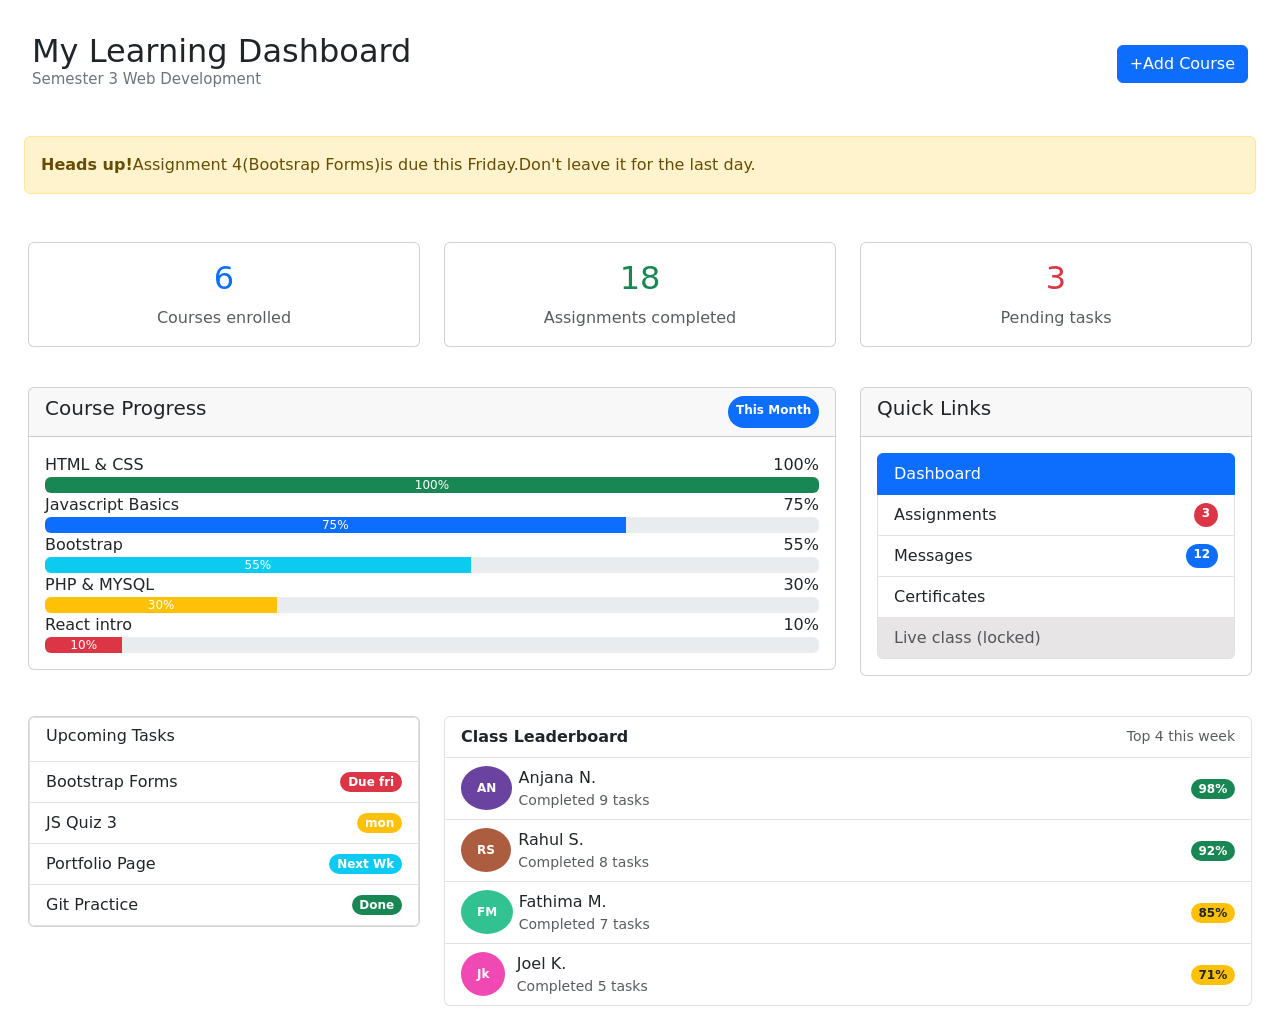
<file: Dashboard/index.html>
<!DOCTYPE html>
<html lang="en">
<head>
    <meta charset="UTF-8">
    <meta name="viewport" content="width=device-width, initial-scale=1.0">
    <title>Document</title>
    <link href="https://cdn.jsdelivr.net/npm/bootstrap@5.3.8/dist/css/bootstrap.min.css" rel="stylesheet" integrity="sha384-sRIl4kxILFvY47J16cr9ZwB07vP4J8+LH7qKQnuqkuIAvNWLzeN8tE5YBujZqJLB" crossorigin="anonymous">

</head>
<body>

    <!-- header -->

     <div class="d-flex justify-content-between align-items-center m-3 p-3">
        <h2>My Learning Dashboard
            <span class="text-secondary small d-block" style="font-size: 15px;">Semester 3 Web Development</span>
        </h2>
        
        <button class="btn btn-primary">+Add Course</button>
     </div>

     <!-- alert -->
      <div class="alert alert-warning m-4">
        <b>Heads up!</b>Assignment 4(Bootsrap Forms)is due this Friday.Don't leave it for the last day.

      </div>

    <!-- grid -->

    <div class="row m-3 g-4 text-center">
        <div class="col-4">
            <div class="card py-3">
                <h2 class="text-primary">6</h2>
            <span class="text-muted">Courses enrolled</span>
            </div>
        </div>

        <div class="col-4">
            <div class="card py-3">
                <h2 class="text-success">18</h2>
            <span class="text-muted">Assignments completed</span>
            </div>
        </div>

        <div class="col-4">
            <div class="card py-3">
                <h2 class="text-danger">3</h2>
            <span class="text-muted">Pending tasks</span>
            </div>
        </div>
    </div>


    
    <!-- course progress -->
     <div class="row m-3 g-4">
        <div class="col-8">
            <div class="card">
                <div class="card-header d-flex justify-content-between">
                    <h5>Course Progress</h5>
                    <span class="badge bg-primary py-2 rounded-pill">This Month</span>
                </div>
                <div class="card-body">
                    <div class="d-flex justify-content-between">
                        <span> HTML & CSS</span>
                        <span>100%</span>
                    </div>
                    <div class="progress">
                         <div class="progress-bar bg-success" style="width: 100%">100%</div>
                    </div>
                    <div class="d-flex justify-content-between">
                        <span> Javascript Basics</span>
                        <span>75%</span>
                    </div>
                    <div class="progress">
                         <div class="progress-bar bg-primary" style="width: 75%">75%</div> 
                    </div>
                    <div class="d-flex justify-content-between">
                        <span> Bootstrap</span>
                        <span>55%</span>
                    </div>
                    <div class="progress">
                        <div class="progress-bar bg-info" style="width: 55%">55%</div> 
                    </div>
                    <div class="d-flex justify-content-between">
                        <span> PHP & MYSQL</span>
                        <span>30%</span>
                    </div>
                    <div class="progress">
                         <div class="progress-bar bg-warning" style="width: 30%">30%</div> 
                     </div>
                     <div class="d-flex justify-content-between">
                        <span> React intro</span>
                        <span>10%</span>
                    </div>
                    <div class="progress">
                     <div class="progress-bar bg-danger" style="width: 10%">10%</div> 
                    </div>
            </div>
        </div>
     </div>
     


     <!-- Quick links -->
        <div class="col-4">
            <div class="card">
                <div class="card-header">
                    <h5>Quick Links</h5>
                </div>
                <div class="card-body">
                    <div class="list-group">
                        <li class="list-group-item active">Dashboard</li>
                        <li class="list-group-item d-flex justify-content-between">Assignments
                            <span class="badge bg-danger rounded-pill">3</span>
                        </li>
                        <li class="list-group-item d-flex justify-content-between">Messages
                            <span class="badge bg-primary rounded-pill">12</span>
                        </li>
                         <li class="list-group-item">Certificates</li>
                         <li class="list-group-item disabled" style="background-color: rgb(231, 229, 229);" >Live class (locked)</li>
                    </div>
                </div>
            </div>
        </div>
    </div>
        
        
<!-- upcoming task -->

<div class="row m-3 g-4">
    <div class="col-4">
        <div class="card">
            <ul class="list-group">
                <li class="list-group-item">
                    <h6>Upcoming Tasks</h6>
                </li>
                <li class="list-group-item d-flex justify-content-between align-items-center">Bootstrap Forms
                    <span class="badge bg-danger rounded-pill">Due fri</span>
                </li>
                <li class="list-group-item d-flex justify-content-between align-items-center">JS Quiz 3
                    <span class="badge bg-warning rounded-pill">mon</span>
                </li>
                <li class="list-group-item d-flex justify-content-between align-items-center">Portfolio Page
                    <span class="badge bg-info rounded-pill">Next Wk</span>
                </li>
                <li class="list-group-item d-flex justify-content-between align-items-center">Git Practice
                    <span class="badge bg-success rounded-pill">Done</span>
                </li>
            </ul>
        </div>
    </div>

    <!-- -----class leaderboard------ -->
    <div class="col-8">
        <ul class="list-group">
            <li class="list-group-item d-flex justify-content-between align-items-center">
                <span class="fw-bold">Class Leaderboard</span>
                <small class="text-muted">Top 4 this week</small>
            </li>
            <li class="list-group-item d-flex justify-content-between align-items-center">
                <div class="row">
                    <div class="col-3">
                        <span class="badge rounded-circle p-3" style="background-color: rgb(106, 67, 161);">AN</span>
                    </div>
                    <div class="col">                    
                        <span>Anjana N.
                            <small class="d-block text-muted">Completed 9 tasks</small>
                        </span>
                    </div>
                </div>
                <div>
                    <span class="badge bg-success rounded-pill">98%</span>
                </div>
            </li>
            <li class="list-group-item d-flex justify-content-between align-items-center">
                <div class="row">
                    <div class="col-3">
                        <span class="badge rounded-circle p-3" style="background-color: rgb(172, 92, 63);">RS</span>
                    </div>
                    <div class="col">
                        <span>Rahul S.
                            <small class="d-block text-muted">Completed 8 tasks</small>
                        </span>
                    </div>
                </div>
                <div>
                    <span class="badge bg-success rounded-pill">92%</span>
                </div>
            </li>
            <li class="list-group-item d-flex justify-content-between align-items-center">
                <div class="row">
                    <div class="col-3">
                        <span class="badge rounded-circle p-3" style="background-color: rgb(50, 193, 144);">FM</span>
                    </div>
                    <div class="col">
                        <span>Fathima M.
                            <small class="d-block text-muted">Completed 7 tasks</small>
                        </span>
                    </div>
                </div>
                <div>
                    <span class="badge bg-warning rounded-pill text-dark">85%</span>
                </div>
            </li>
            <li class="list-group-item d-flex justify-content-between align-items-center">
                <div class="row">
                    <div class="col-3">
                        <span class="badge rounded-circle p-3" style="background-color: rgb(241, 73, 179);">Jk</span>
                    </div>
                    <div class="col">
                        <span>Joel K.
                            <small class="d-block text-muted">Completed 5 tasks</small>
                        </span>
                    </div>
                </div>
                <div>
                    <span class="badge bg-warning rounded-pill text-dark">71%</span>
                </div>
            </li>
        </ul>
    </div>
</div>

</body>
</html>
</file>
